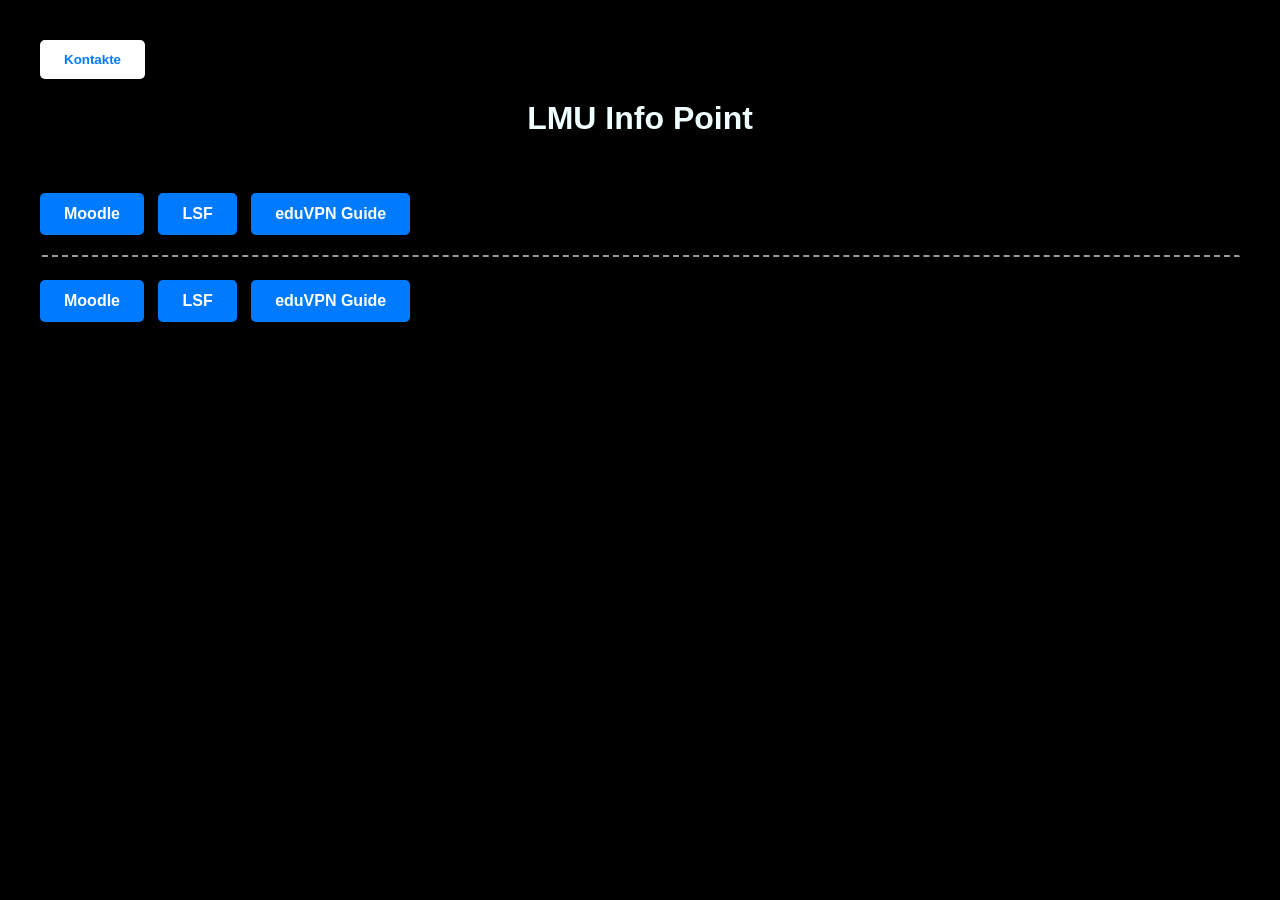
<file: LMU Website/index.html>
<!DOCTYPE html>
<html lang="de">
<head>
    <meta charset="UTF-8">
    <meta name="viewport" content="width=device-width, initial-scale=1.0">
    <title>LMU Info point</title>
    
    <!-- Hier kommt der CSS-Teil rein (im style-Tag) -->
    <style>
        body {
            
            font-family: Arial, sans-serif;
            margin: 40px;
            background-color: #000000;
        }

        h1 {
            color: azure;
        }

        /* Das einheitliche Design für alle Buttons */
        .mein-button {
            display: inline-block;
            padding: 12px 24px;
            background-color: #007bff; /* Blau */
            color: white;
            text-decoration: none; /* Entfernt den Unterstrich des Links */
            border-radius: 5px;
            font-weight: bold;
            margin-right: 10px; /* Abstand nach rechts zum nächsten Button */
            transition: background-color 0.2s; /* Macht den Farbwechsel flüssig */
        }

        /* Farbe ändert sich, wenn man mit der Maus drüberfährt */
        .mein-button:hover {
            background-color: #0056b3; /* Dunkelblau */
        }

         /* Der Button, der die Box öffnet */
        .trigger-button {
            display: inline-block;
            padding: 12px 24px;
            background-color: #ffffff;
            color: #007bff;
            text-decoration: none;
            border: none;
            border-radius: 5px;
            font-weight: bold;
            cursor: pointer;
            box-shadow: 0 4px 15px rgba(0,0,0,0.2);
            transition: transform 0.2s;
        }

        .trigger-button:hover {
            transform: scale(1.05); /* Wird beim Drüberfahren minimal größer */
        }

         /* Der Button zum Auslösen */
        .trigger-button {
            display: inline-block;
            padding: 12px 24px;
            background-color: #ffffff;
            color: #007bff;
            border: none;
            border-radius: 5px;
            font-weight: bold;
            cursor: pointer;
            box-shadow: 0 4px 15px rgba(0,0,0,0.2);
            transition: transform 0.2s;
        }

        .trigger-button:hover {
            transform: scale(1.05);
        }

        /* DIE GLAS-BOX (Startet oben außerhalb des Bildschirms) */
        .info-box {
            position: fixed;
            top: -400px;         /* Startet OBEN AUẞERHALB des Bildschirms */
            left: 20px;          /* Ausrichtung an der LINKEN Seite */
            
            width: 240px;
            padding: 20px;
            border-radius: 12px;
            
            /* Glas-Effekt */
            background: rgba(255, 255, 255, 0.2); 
            backdrop-filter: blur(15px);
            -webkit-backdrop-filter: blur(15px);
            border: 1px solid rgba(255, 255, 255, 0.3);
            box-shadow: 0 8px 32px 0 rgba(0, 0, 0, 0.3);
            color: white;
            
            /* Animiert die top-Eigenschaft für das Herunterfahren */
            transition: top 0.5s ease-out; 
        }

        /* Diese Klasse wird per JavaScript aktiviert */
        .info-box.aktiv {
            top: 20px;          /* Fährt auf 20 Pixel Abstand von OBEN herunter */
        }

        /* Schließen-Kreuz */
        .schliessen-btn {
            position: absolute;
            top: 10px;
            right: 15px;
            cursor: pointer;
            font-weight: bold;
            font-size: 18px;
        }
     
        hr {
    border: none;               /* Löscht den alten Standard-Rahmen */
    height: 3px;                /* Die Dicke der Linie */
    border-top: 2px dashed #999; /* Die Farbe der Linie (hier passend zu den Buttons) */
    width: 100%;               /* Die Breite (z. B. 50% der Seite oder 300px) */
    margin-top: 20px;           /* Abstand nach oben */
    margin-bottom: 20px;        /* Abstand nach unten */
    border-radius: 2px;         /* Macht sogar die Enden der Linie leicht rund */
}

    </style>
</head>
<body>

     <!-- 1. DER BUTTON -->
    <button class="trigger-button" id="meinButton">Kontakte</button>

    <!-- 2. DIE GLAS-BOX -->
    <div class="info-box" id="meineBox">
        <span class="schliessen-btn" id="schliessenBtn">&times;</span>
        <h3>Kontakte</h3>
      <p><strong>PANI Mail (ab 2022): </strong>informatik.pani.pa@verwaltung.uni-muenchen.de</p>
        <p><strong>PANI Mail (bis 2021): </strong>pruefungsamt@ifi.lmu.de</p>
        <p><strong>Studiengangskoordination (Dr. Christiane Marxhausen - mega lieb): </strong>studiengangskoordination@ifi.lmu.de</p>
        <p><strong>Rückfrage Module: </strong>belegung@ifi.lmu.de</p>
        <p><strong>Stand:</strong> Oktober 2026</p>
        
    </div>

    <!-- 3. DAS JAVASCRIPT (Steuert das Klicken) -->
    <script>
        // Wir holen uns den Button und die Box aus dem HTML
        const button = document.getElementById('meinButton');
        const box = document.getElementById('meineBox');
        const schliessen = document.getElementById('schliessenBtn');

        // Wenn man auf den Haupt-Button klickt...
        button.addEventListener('click', function() {
            // ...füge der Box die Klasse "aktiv" hinzu (oder nimm sie weg)
            box.classList.toggle('aktiv');
        });

        // Wenn man auf das kleine "X" in der Box klickt...
        schliessen.addEventListener('click', function() {
            // ...schließe die Box wieder
            box.classList.remove('aktiv');
        });
    </script>

    <!-- Hier kommen die Überschriften, Paragraphen und Buttons rein -->
    <center><h1>LMU Info Point</h1></center>
    <center><p>Klicke auf einen der Buttons, um die gewünschte Website in einem neuen Tab zu öffnen:</p></center>

    <!-- Drei verschiedene Buttons mit demselben CSS-Design -->
    <a href="https://moodle.lmu.de/" target="_blank" class="mein-button">Moodle</a>
    <a href="http://www.lsf.lmu.de/" target="_blank" class="mein-button">LSF</a>
    <a href="https://www.lmu.de/de/die-lmu/struktur/zentrale-universitaetsverwaltung/it-services-division/it-servicedesk/zentrale-it-angebote/vpn-zugang-zum-muenchner-wissenschaftsnetz/" target="_blank" class="mein-button">eduVPN Guide</a>

      <div class="info-box">
        <h3>Kontakte</h3>
        <p><strong>PANI Mail (ab 2022): </strong>informatik.pani.pa@verwaltung.uni-muenchen.de</p>
        <p><strong>PANI Mail (bis 2021): </strong>pruefungsamt@ifi.lmu.de</p>
        <p><strong>Studiengangskoordination (Dr. Christiane Marxhausen - mega lieb): </strong>studiengangskoordination@ifi.lmu.de</p>
        <p><strong>Rückfrage Module: </strong>belegung@ifi.lmu.de</p>
        <p><strong>Stand:</strong> Oktober 2026</p>
        
    </div>

   

    <hr>
    <a href="https://google.com" target="_blank" class="mein-button">Moodle</a>
    <a href="https://youtube.com" target="_blank" class="mein-button">LSF</a>
    <a href="https://wikipedia.org" target="_blank" class="mein-button">eduVPN Guide</a>
</body>
</html>
</file>
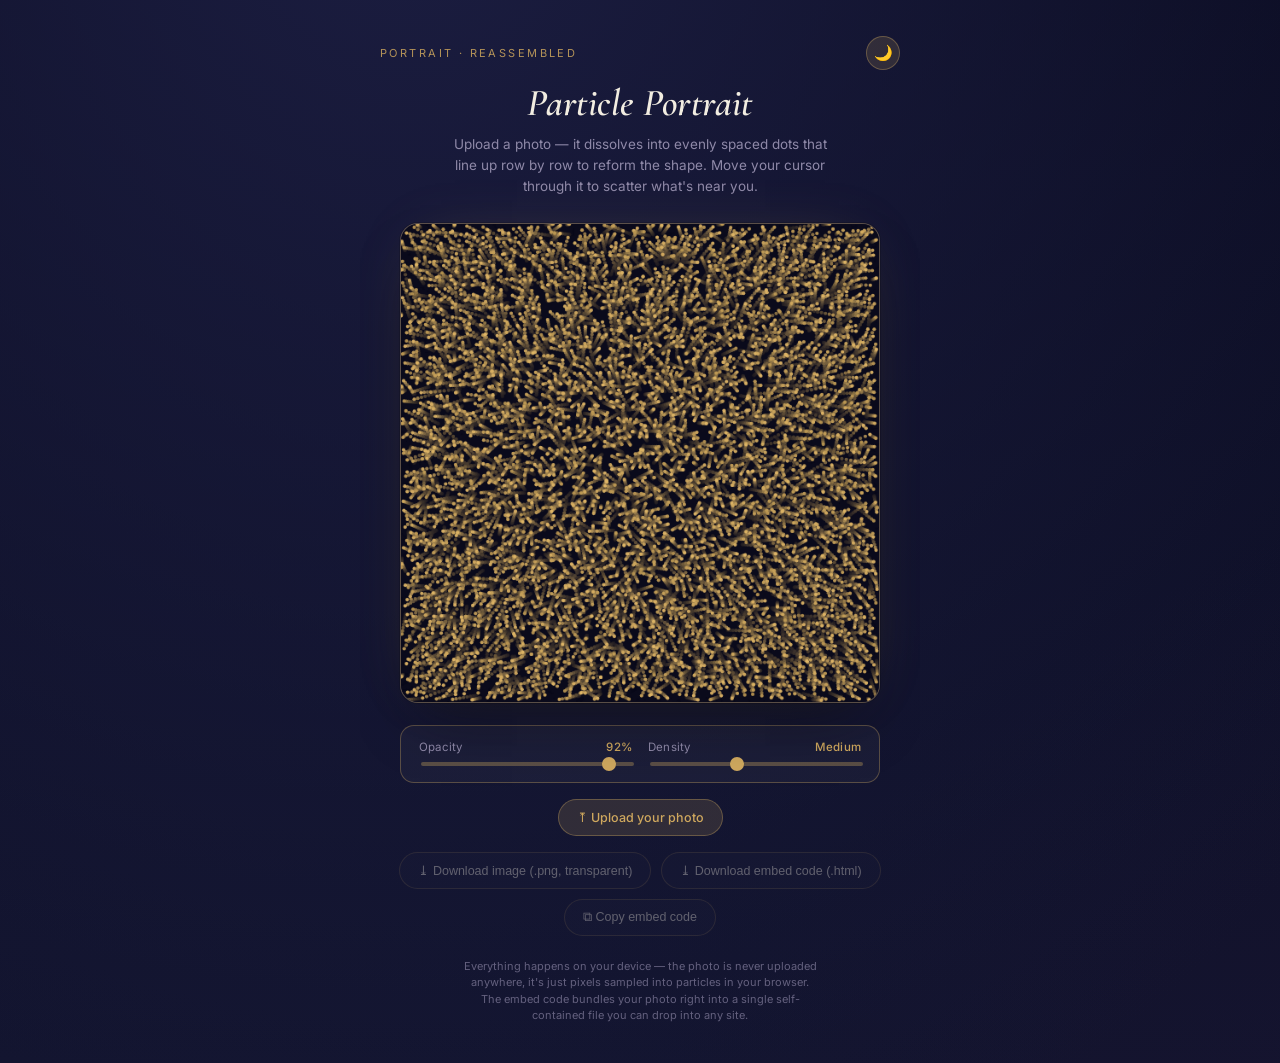
<file: Particle Portrait/index.html>
<!DOCTYPE html>
<html lang="en">
<head>
<meta charset="UTF-8">
<title>Particle Portrait</title>
<link rel="preconnect" href="https://fonts.googleapis.com">
<link href="https://fonts.googleapis.com/css2?family=Cormorant+Garamond:ital,wght@0,500;0,600;1,500&family=Inter:wght@400;500;600&display=swap" rel="stylesheet">
<style>
  :root{
    --bg-deep:#08091c;
    --bg-mid:#12142e;
    --panel:rgba(255,255,255,0.035);
    --hairline:rgba(207,168,94,0.35);
    --gold:#cfa85e;
    --gold-soft:rgba(207,168,94,0.16);
    --text:#f2ede1;
    --muted:#8f89a8;
    --grad-a:#1c1e42;
    --grad-b:#1a1330;
  }
  html[data-theme="light"]{
    --bg-deep:#f7f3ea;
    --bg-mid:#ece4d2;
    --panel:rgba(0,0,0,0.03);
    --hairline:rgba(154,116,42,0.35);
    --gold:#9a6f24;
    --gold-soft:rgba(154,116,42,0.14);
    --text:#211f30;
    --muted:#736c88;
    --grad-a:#f0e6d2;
    --grad-b:#eee0e8;
  }
  *{box-sizing:border-box;}
  html,body{
    margin:0; padding:0; min-height:100%;
    color:var(--text);
    font-family:'Inter', sans-serif;
    display:flex; justify-content:center;
    position:relative;
    overflow-x:hidden;
    transition: color .3s ease;
  }
  body{
    background:
      radial-gradient(ellipse at 20% -10%, var(--grad-a) 0%, transparent 55%),
      radial-gradient(ellipse at 90% 110%, var(--grad-b) 0%, transparent 55%),
      linear-gradient(180deg, var(--bg-deep), var(--bg-mid));
    background-size: 160% 160%, 160% 160%, 100% 100%;
    animation: driftBg 55s ease-in-out infinite alternate;
    transition: background-color .3s ease;
  }
  @keyframes driftBg{
    0%   { background-position: 0% 0%, 100% 100%, 0% 0%; }
    50%  { background-position: 30% 20%, 70% 80%, 0% 0%; }
    100% { background-position: 55% 10%, 45% 95%, 0% 0%; }
  }
  .app{
    width:100%; max-width:560px;
    padding:36px 20px 28px;
    display:flex; flex-direction:column; align-items:center;
  }
  .topbar{
    width:100%; display:flex; align-items:center; justify-content:space-between;
    margin-bottom:10px;
  }
  .eyebrow{
    font-size:11px; letter-spacing:0.22em; text-transform:uppercase;
    color:var(--gold); opacity:0.85;
  }
  .theme-toggle{
    width:34px; height:34px; border-radius:50%;
    border:1px solid var(--hairline);
    background:var(--gold-soft); color:var(--gold);
    display:flex; align-items:center; justify-content:center;
    font-size:15px; cursor:pointer;
    transition:background .2s ease, transform .15s ease;
  }
  .theme-toggle:hover{ background:rgba(207,168,94,0.26); transform:translateY(-1px); }
  h1{
    font-family:'Cormorant Garamond', serif;
    font-weight:600; font-style:italic;
    font-size:clamp(28px,6vw,38px);
    margin:0 0 8px;
    text-align:center;
    letter-spacing:0.01em;
  }
  .sub{
    color:var(--muted); font-size:13.5px; text-align:center;
    max-width:380px; line-height:1.55; margin:0 0 26px;
  }
  .stage{
    position:relative;
    width:100%; max-width:480px; aspect-ratio:1/1;
    border-radius:18px;
    border:1px solid var(--hairline);
    background:var(--panel);
    box-shadow:0 0 0 1px rgba(0,0,0,0.15), 0 30px 60px -20px rgba(0,0,0,0.45), 0 0 60px -25px rgba(207,168,94,0.25);
    overflow:hidden;
  }
  canvas{
    display:block; width:100%; height:100%;
    cursor:crosshair; touch-action:none;
  }
  .hint{
    position:absolute; bottom:12px; left:0; right:0;
    text-align:center; font-size:11px; color:var(--muted);
    letter-spacing:0.04em; pointer-events:none;
    opacity:0.8;
  }
  .controls{
    width:100%; margin-top:22px;
    display:flex; flex-direction:column; gap:16px; align-items:center;
  }
  .sliders-panel{
    width:100%; max-width:480px;
    display:grid; grid-template-columns:1fr 1fr; gap:16px;
    background:var(--panel);
    padding:14px 18px;
    border-radius:14px;
    border:1px solid var(--hairline);
  }
  .slider-group{
    display:flex; flex-direction:column; gap:6px;
  }
  .slider-label{
    display:flex; justify-content:space-between;
    font-size:11.5px; color:var(--muted);
    letter-spacing:0.02em;
  }
  .slider-label span:last-child{
    color:var(--gold); font-weight:500;
  }
  input[type="range"]{
    -webkit-appearance:none;
    width:100%; height:4px;
    border-radius:2px;
    background:var(--hairline);
    outline:none;
  }
  input[type="range"]::-webkit-slider-thumb{
    -webkit-appearance:none;
    width:14px; height:14px; border-radius:50%;
    background:var(--gold);
    cursor:pointer;
    transition:transform .15s ease;
  }
  input[type="range"]::-webkit-slider-thumb:hover{
    transform:scale(1.2);
  }
  .row{ display:flex; flex-wrap:wrap; justify-content:center; gap:10px; }
  .btn{
    display:inline-flex; align-items:center; gap:8px;
    padding:10px 18px;
    border:1px solid var(--hairline);
    border-radius:999px;
    background:var(--gold-soft);
    color:var(--gold);
    font-size:12.5px; font-weight:500;
    cursor:pointer;
    transition:background .2s ease, transform .15s ease, opacity .2s ease;
  }
  .btn:hover{ background:rgba(207,168,94,0.26); transform:translateY(-1px); }
  .btn.ghost{
    background:var(--panel);
    color:var(--text);
    border-color:var(--hairline);
  }
  .btn.ghost:hover{ background:rgba(154,116,42,0.1); }
  .btn[disabled]{
    opacity:0.35; cursor:not-allowed; pointer-events:none;
  }
  .foot{
    margin-top:22px; font-size:11px; color:var(--muted); opacity:0.65;
    text-align:center; max-width:360px; line-height:1.5;
  }
</style>
</head>
<body>
<div class="app">
  <div class="topbar">
    <span class="eyebrow">Portrait · Reassembled</span>
    <button class="theme-toggle" id="themeToggle" aria-label="Toggle light/dark mode">🌙</button>
  </div>
  <h1>Particle Portrait</h1>
  <p class="sub">Upload a photo — it dissolves into evenly spaced dots that line up row by row to reform the shape. Move your cursor through it to scatter what's near you.</p>

  <div class="stage">
    <canvas id="canvas"></canvas>
  </div>

  <div class="controls">
    <div class="sliders-panel">
      <div class="slider-group">
        <div class="slider-label">
          <span>Opacity</span>
          <span id="opacityVal">92%</span>
        </div>
        <input type="range" id="opacitySlider" min="0.1" max="1.0" step="0.01" value="0.92">
      </div>
      <div class="slider-group">
        <div class="slider-label">
          <span>Density</span>
          <span id="densityVal">Medium</span>
        </div>
        <!-- Reversed logic visually: min spacing = maximum particle density -->
        <input type="range" id="densitySlider" min="5" max="15" step="1" value="9">
      </div>
    </div>

    <div class="row">
      <label class="btn">
        ⤒ Upload your photo
        <input type="file" id="fileInput" accept="image/*" hidden>
      </label>
    </div>
    <div class="row">
      <button class="btn ghost" id="downloadPng" disabled>⤓ Download image (.png, transparent)</button>
      <button class="btn ghost" id="downloadHtml" disabled>⤓ Download embed code (.html)</button>
      <button class="btn ghost" id="copyHtml" disabled>⧉ Copy embed code</button>
    </div>
  </div>

  <p class="foot">Everything happens on your device — the photo is never uploaded anywhere, it's just pixels sampled into particles in your browser. The embed code bundles your photo right into a single self-contained file you can drop into any site.</p>
</div>

<script>
const SIZE = 560;
let gridStep = 9;         // dynamic spacing between particles
const CIRCLE_R = 2.1;     // uniform radius for every particle
let circleAlpha = 0.92;   // dynamic opacity
const SPRING = 0.045;
const FRICTION = 0.86;
const REPEL_R = 46;
const REPEL_STRENGTH = 2.6;

let theme = 'dark';
let activeImage = null; // keeps reference to uploaded image for density re-sampling

const canvas = document.getElementById('canvas');
const dpr = Math.min(window.devicePixelRatio || 1, 2);
canvas.width = SIZE * dpr;
canvas.height = SIZE * dpr;
const ctx = canvas.getContext('2d');
ctx.scale(dpr, dpr);

function clamp(v){ return Math.max(0, Math.min(255, v)); }
function goldColor(){
  const base = theme === 'light' ? { r: 150, g: 108, b: 34 } : { r: 207, g: 168, b: 94 };
  const v = 44 * (Math.random() - 0.5);
  return { r: clamp(base.r + v), g: clamp(base.g + v * 0.85), b: clamp(base.b + v * 0.55) };
}
function bgFillColor(){
  return theme === 'light' ? 'rgba(247,243,234,0.26)' : 'rgba(9,10,26,0.24)';
}

function drawImageCover(c, img, w, h){
  const ir = img.width / img.height, cr = w / h;
  let sx, sy, sw, sh;
  if (ir > cr){ sh = img.height; sw = sh * cr; sx = (img.width - sw) / 2; sy = 0; }
  else { sw = img.width; sh = sw / cr; sx = 0; sy = (img.height - sh) / 2; }
  c.drawImage(img, sx, sy, sw, sh, 0, 0, w, h);
}

function gridSample(offCtx, w, h, step, colorOverride, lumThreshold = 232){
  const data = offCtx.getImageData(0, 0, w, h).data;
  const points = [];
  for (let y = 0; y < h; y += step){
    for (let x = 0; x < w; x += step){
      const idx = (y * w + x) * 4;
      if (data[idx + 3] < 100) continue;
      const r = data[idx], g = data[idx + 1], b = data[idx + 2];
      const lum = 0.299 * r + 0.587 * g + 0.114 * b;
      //if (lum > lumThreshold) continue;
      const col = colorOverride ? colorOverride() : { r, g, b };
      points.push({ x, y, r: col.r, g: col.g, b: col.b });
    }
  }
  return points;
}

function renderDefaultSilhouette(){
  const off = document.createElement('canvas');
  off.width = SIZE; off.height = SIZE;
  const c = off.getContext('2d');
  c.fillStyle = '#ffffff'; c.fillRect(0, 0, SIZE, SIZE);
  c.fillStyle = '#000000';
  c.beginPath(); c.arc(SIZE / 2, SIZE * 0.36, SIZE * 0.15, 0, Math.PI * 2); c.fill();
  c.beginPath();
  c.moveTo(SIZE * 0.27, SIZE * 0.96);
  c.quadraticCurveTo(SIZE * 0.5, SIZE * 0.53, SIZE * 0.73, SIZE * 0.96);
  c.closePath(); c.fill();
  return c;
}

let particles = [];

function initParticles(points){
  particles = points.map(p => ({
    x: Math.random() * SIZE, y: Math.random() * SIZE,
    tx: p.x, ty: p.y, r: p.r, g: p.g, b: p.b,
    vx: 0, vy: 0
  }));
}

function updateParticleGrid(){
  const off = document.createElement('canvas');
  off.width = SIZE; off.height = SIZE;
  const c = off.getContext('2d');
  c.fillStyle = '#ffffff'; c.fillRect(0, 0, SIZE, SIZE);

  if (activeImage) {
    drawImageCover(c, activeImage, SIZE, SIZE);
    initParticles(gridSample(c, SIZE, SIZE, gridStep, null));
  } else {
    initParticles(gridSample(renderDefaultSilhouette(), SIZE, SIZE, gridStep, goldColor));
  }
}

updateParticleGrid();

const mouse = { x: -9999, y: -9999, active: false };
function getPos(e){
  const rect = canvas.getBoundingClientRect();
  const cx = e.touches ? e.touches[0].clientX : e.clientX;
  const cy = e.touches ? e.touches[0].clientY : e.clientY;
  return { x: (cx - rect.left) / rect.width * SIZE, y: (cy - rect.top) / rect.height * SIZE };
}
canvas.addEventListener('mousemove', e => { const p = getPos(e); mouse.x = p.x; mouse.y = p.y; mouse.active = true; });
canvas.addEventListener('mouseleave', () => mouse.active = false);
canvas.addEventListener('touchmove', e => { e.preventDefault(); const p = getPos(e); mouse.x = p.x; mouse.y = p.y; mouse.active = true; }, { passive: false });
canvas.addEventListener('touchend', () => mouse.active = false);

function tick(){
  ctx.fillStyle = bgFillColor();
  ctx.fillRect(0, 0, SIZE, SIZE);

  for (const pt of particles){
    if (mouse.active){
      const dx = pt.x - mouse.x, dy = pt.y - mouse.y;
      const distSq = dx * dx + dy * dy;
      if (distSq < REPEL_R * REPEL_R){
        const dist = Math.sqrt(distSq) || 0.1;
        const force = (REPEL_R - dist) / REPEL_R;
        pt.vx += (dx / dist) * force * REPEL_STRENGTH;
        pt.vy += (dy / dist) * force * REPEL_STRENGTH;
      }
    }
    pt.vx += (pt.tx - pt.x) * SPRING;
    pt.vy += (pt.ty - pt.y) * SPRING;
    pt.vx *= FRICTION; pt.vy *= FRICTION;
    pt.x += pt.vx; pt.y += pt.vy;

    ctx.fillStyle = `rgba(${pt.r | 0},${pt.g | 0},${pt.b | 0},${circleAlpha})`;
    ctx.beginPath(); ctx.arc(pt.x, pt.y, CIRCLE_R, 0, Math.PI * 2); ctx.fill();
  }
  requestAnimationFrame(tick);
}
tick();

// --- Sliders Setup ---
const opacitySlider = document.getElementById('opacitySlider');
const opacityVal = document.getElementById('opacityVal');
opacitySlider.addEventListener('input', (e) => {
  circleAlpha = parseFloat(e.target.value);
  opacityVal.textContent = Math.round(circleAlpha * 100) + '%';
});

const densitySlider = document.getElementById('densitySlider');
const densityVal = document.getElementById('densityVal');
densitySlider.addEventListener('input', (e) => {
  gridStep = parseInt(e.target.value, 10);
  if (gridStep <= 6) densityVal.textContent = 'High';
  else if (gridStep <= 10) densityVal.textContent = 'Medium';
  else densityVal.textContent = 'Low';
  updateParticleGrid();
});

// --- Theme toggle ---
const themeToggle = document.getElementById('themeToggle');
themeToggle.addEventListener('click', () => {
  theme = theme === 'dark' ? 'light' : 'dark';
  document.documentElement.setAttribute('data-theme', theme);
  themeToggle.textContent = theme === 'dark' ? '🌙' : '☀️';
  if (!uploadedDataUrl){
    updateParticleGrid();
  }
});

const hint = document.getElementById('hint');
const downloadPngBtn = document.getElementById('downloadPng');
const downloadHtmlBtn = document.getElementById('downloadHtml');
const copyHtmlBtn = document.getElementById('copyHtml');
let uploadedDataUrl = null;

document.getElementById('fileInput').addEventListener('change', (e) => {
  const file = e.target.files[0];
  if (!file) return;
  const reader = new FileReader();
  reader.onload = (ev) => {
    uploadedDataUrl = ev.target.result;
    const img = new Image();
    img.onload = () => {
      activeImage = img;
      updateParticleGrid();
      hint.style.display = 'none';
      downloadPngBtn.disabled = false;
      downloadHtmlBtn.disabled = false;
      copyHtmlBtn.disabled = false;
    };
    img.src = uploadedDataUrl;
  };
  reader.readAsDataURL(file);
});

// --- Download a transparent PNG ---
downloadPngBtn.addEventListener('click', () => {
  const temp = document.createElement('canvas');
  temp.width = canvas.width; temp.height = canvas.height;
  const tctx = temp.getContext('2d');
  tctx.scale(dpr, dpr);
  for (const pt of particles){
    tctx.fillStyle = `rgba(${pt.r | 0},${pt.g | 0},${pt.b | 0},${circleAlpha})`;
    tctx.beginPath(); tctx.arc(pt.x, pt.y, CIRCLE_R, 0, Math.PI * 2); tctx.fill();
  }
  const link = document.createElement('a');
  link.download = 'particle-portrait.png';
  link.href = temp.toDataURL('image/png');
  link.click();
});

// --- Build standalone HTML ---
function buildEmbedHtml(){
  const isLight = theme === 'light';
  const bgDeep = isLight ? '#f7f3ea' : '#08091c';
  const bgMid = isLight ? '#ece4d2' : '#12142e';
  const gradA = isLight ? '#f0e6d2' : '#1c1e42';
  const gradB = isLight ? '#eee0e8' : '#1a1330';
  const bgFill = isLight ? 'rgba(247,243,234,0.26)' : 'rgba(9,10,26,0.24)';

  const lines = [];
  lines.push('<!DOCTYPE html>');
  lines.push('<html lang="en"><head><meta charset="UTF-8"><title>Particle Portrait</title>');
  lines.push('<style>');
  lines.push('  .particle-portrait-stage{position:relative;width:100%;max-width:480px;aspect-ratio:1/1;');
  lines.push('    border-radius:18px;overflow:hidden;margin:0 auto;');
  lines.push('    background-size:160% 160%;animation:ppDrift 55s ease-in-out infinite alternate;');
  lines.push('    background-image:radial-gradient(ellipse at 20% -10%,' + gradA + ' 0%,transparent 55%),');
  lines.push('      radial-gradient(ellipse at 90% 110%,' + gradB + ' 0%,transparent 55%),');
  lines.push('      linear-gradient(180deg,' + bgDeep + ',' + bgMid + ');}');
  lines.push('  @keyframes ppDrift{0%{background-position:0% 0%,100% 100%,0% 0%;}');
  lines.push('    50%{background-position:30% 20%,70% 80%,0% 0%;}');
  lines.push('    100%{background-position:55% 10%,45% 95%,0% 0%;}}');
  lines.push('  .particle-portrait-stage canvas{display:block;width:100%;height:100%;cursor:crosshair;touch-action:none;}');
  lines.push('</style></head><body>');
  lines.push('<div class="particle-portrait-stage"><canvas id="ppCanvas"></canvas></div>');
  lines.push('<script>');
  lines.push('(function(){');
  lines.push('  var SIZE=560, GRID_STEP=' + gridStep + ', CIRCLE_R=' + CIRCLE_R + ', CIRCLE_ALPHA=' + circleAlpha + ';');
  lines.push('  var SPRING=' + SPRING + ', FRICTION=' + FRICTION + ', REPEL_R=' + REPEL_R + ', REPEL_STRENGTH=' + REPEL_STRENGTH + ';');
  lines.push('  var BG_FILL="' + bgFill + '";');
  lines.push('  var PHOTO_DATA_URL="' + uploadedDataUrl + '";');
  lines.push('  var canvas=document.getElementById("ppCanvas");');
  lines.push('  var dpr=Math.min(window.devicePixelRatio||1,2);');
  lines.push('  canvas.width=SIZE*dpr; canvas.height=SIZE*dpr;');
  lines.push('  var ctx=canvas.getContext("2d"); ctx.scale(dpr,dpr);');
  lines.push('  function drawImageCover(c,img,w,h){');
  lines.push('    var ir=img.width/img.height, cr=w/h, sx,sy,sw,sh;');
  lines.push('    if(ir>cr){sh=img.height;sw=sh*cr;sx=(img.width-sw)/2;sy=0;}');
  lines.push('    else{sw=img.width;sh=sw/cr;sx=0;sy=(img.height-sh)/2;}');
  lines.push('    c.drawImage(img,sx,sy,sw,sh,0,0,w,h);');
  lines.push('  }');
  lines.push('  function gridSample(offCtx,w,h,step,lumThreshold){');
  lines.push('    lumThreshold=lumThreshold||232;');
  lines.push('    var data=offCtx.getImageData(0,0,w,h).data, points=[];');
  lines.push('    for(var y=0;y<h;y+=step){for(var x=0;x<w;x+=step){');
  lines.push('      var idx=(y*w+x)*4; if(data[idx+3]<100) continue;');
  lines.push('      var r=data[idx],g=data[idx+1],b=data[idx+2];');
  lines.push('      var lum=0.299*r+0.587*g+0.114*b; if(lum>lumThreshold) continue;');
  lines.push('      points.push({x:x,y:y,r:r,g:g,b:b});');
  lines.push('    }} return points;');
  lines.push('  }');
  lines.push('  var particles=[];');
  lines.push('  function initParticles(points){');
  lines.push('    particles=points.map(function(p){return {x:Math.random()*SIZE,y:Math.random()*SIZE,');
  lines.push('      tx:p.x,ty:p.y,r:p.r,g:p.g,b:p.b,vx:0,vy:0};});');
  lines.push('  }');
  lines.push('  var mouse={x:-9999,y:-9999,active:false};');
  lines.push('  function getPos(e){');
  lines.push('    var rect=canvas.getBoundingClientRect();');
  lines.push('    var cx=e.touches?e.touches[0].clientX:e.clientX;');
  lines.push('    var cy=e.touches?e.touches[0].clientY:e.clientY;');
  lines.push('    return {x:(cx-rect.left)/rect.width*SIZE, y:(cy-rect.top)/rect.height*SIZE};');
  lines.push('  }');
  lines.push('  canvas.addEventListener("mousemove",function(e){var p=getPos(e);mouse.x=p.x;mouse.y=p.y;mouse.active=true;});');
  lines.push('  canvas.addEventListener("mouseleave",function(){mouse.active=false;});');
  lines.push('  canvas.addEventListener("touchmove",function(e){e.preventDefault();var p=getPos(e);mouse.x=p.x;mouse.y=p.y;mouse.active=true;},{passive:false});');
  lines.push('  canvas.addEventListener("touchend",function(){mouse.active=false;});');
  lines.push('  function tick(){');
  lines.push('    ctx.fillStyle=BG_FILL; ctx.fillRect(0,0,SIZE,SIZE);');
  lines.push('    for(var i=0;i<particles.length;i++){');
  lines.push('      var pt=particles[i];');
  lines.push('      if(mouse.active){');
  lines.push('        var dx=pt.x-mouse.x, dy=pt.y-mouse.y, distSq=dx*dx+dy*dy;');
  lines.push('        if(distSq<REPEL_R*REPEL_R){');
  lines.push('          var dist=Math.sqrt(distSq)||0.1, force=(REPEL_R-dist)/REPEL_R;');
  lines.push('          pt.vx+=(dx/dist)*force*REPEL_STRENGTH; pt.vy+=(dy/dist)*force*REPEL_STRENGTH;');
  lines.push('        }');
  lines.push('      }');
  lines.push('      pt.vx+=(pt.tx-pt.x)*SPRING; pt.vy+=(pt.ty-pt.y)*SPRING;');
  lines.push('      pt.vx*=FRICTION; pt.vy*=FRICTION; pt.x+=pt.vx; pt.y+=pt.vy;');
  lines.push('      ctx.fillStyle="rgba("+(pt.r|0)+","+(pt.g|0)+","+(pt.b|0)+","+CIRCLE_ALPHA+")";');
  lines.push('      ctx.beginPath(); ctx.arc(pt.x,pt.y,CIRCLE_R,0,Math.PI*2); ctx.fill();');
  lines.push('    }');
  lines.push('    requestAnimationFrame(tick);');
  lines.push('  }');
  lines.push('  var img=new Image();');
  lines.push('  img.onload=function(){');
  lines.push('    var off=document.createElement("canvas"); off.width=SIZE; off.height=SIZE;');
  lines.push('    var c=off.getContext("2d"); c.fillStyle="#ffffff"; c.fillRect(0,0,SIZE,SIZE);');
  lines.push('    drawImageCover(c,img,SIZE,SIZE);');
  lines.push('    initParticles(gridSample(c,SIZE,SIZE,GRID_STEP));');
  lines.push('    tick();');
  lines.push('  };');
  lines.push('  img.src=PHOTO_DATA_URL;');
  lines.push('})();');
  lines.push('<\/script>');
  lines.push('</body></html>');
  return lines.join('\n');
}

downloadHtmlBtn.addEventListener('click', () => {
  const blob = new Blob([buildEmbedHtml()], { type: 'text/html' });
  const url = URL.createObjectURL(blob);
  const link = document.createElement('a');
  link.download = 'particle-portrait-embed.html';
  link.href = url;
  link.click();
  URL.revokeObjectURL(url);
});

copyHtmlBtn.addEventListener('click', async () => {
  try {
    await navigator.clipboard.writeText(buildEmbedHtml());
    const original = copyHtmlBtn.textContent;
    copyHtmlBtn.textContent = '✓ Copied';
    setTimeout(() => { copyHtmlBtn.textContent = original; }, 1600);
  } catch (err) {
    alert('Could not copy automatically — you can still use "Download embed code" instead.');
  }
});
</script>
</body>
</html>
</file>
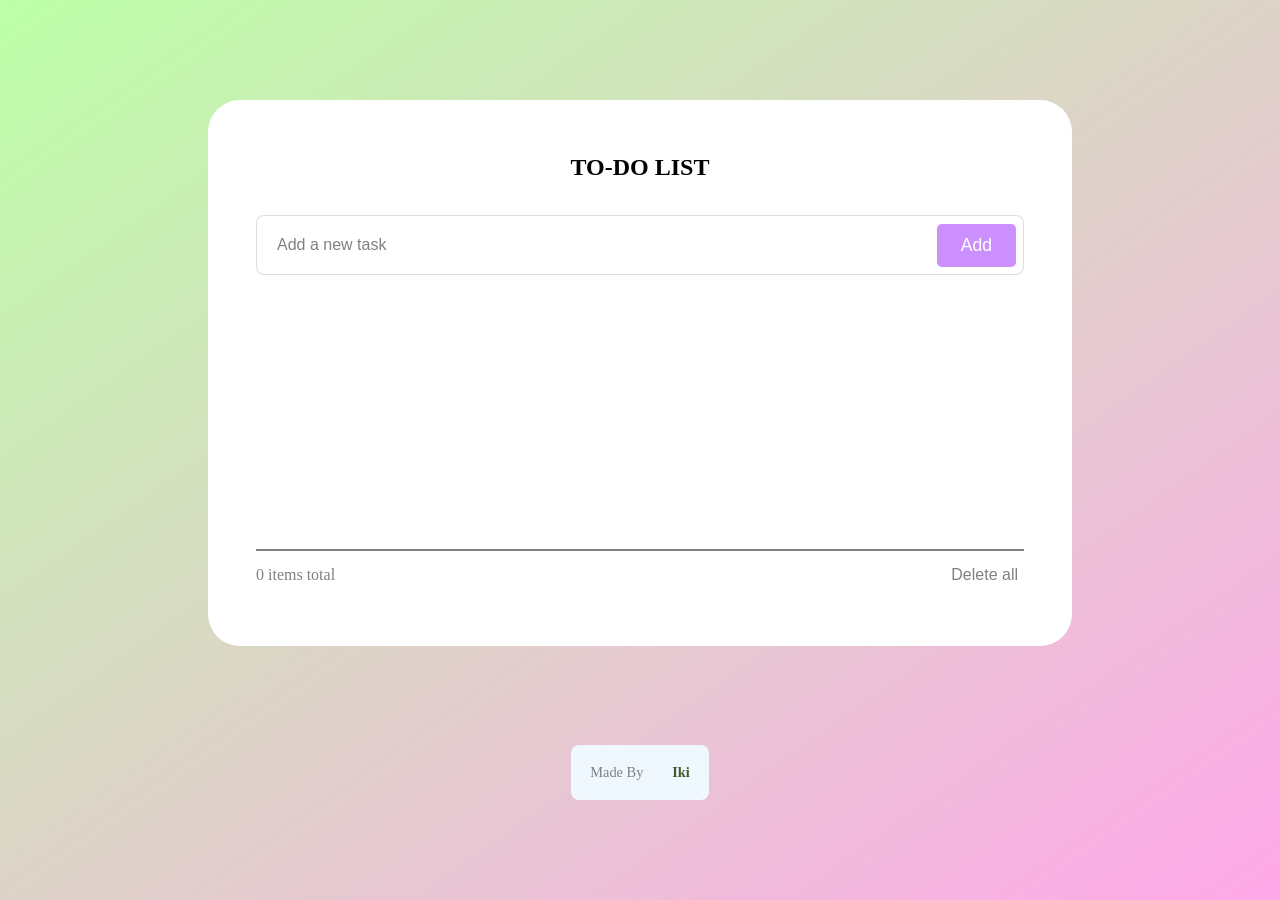
<file: To-do List/index.html>
<!DOCTYPE html>
<html lang="en">
<head>
    <meta charset="UTF-8">
    <meta name="viewport" content="width=device-width, initial-scale=1.0">
    <link rel="stylesheet" href="./style.css">
    <script src="./script.js" defer></script>
    <title>Todo</title>
    <link rel="icon" href="sakura Small.png" type="image/png">
</head>
<body>
    <section class="todo">
        <h2>To-do list</h2>
        <div class="input">
            <input 
            type="text" 
            class="input-field" 
            id="todoInput"
            placeholder="Add a new task"
            />
            <button class="btn">Add</button>
        </div>
        <ul class="scroll">
            <li id="todoList"></li>
        </ul>
        <div>
           <hr class="counter" /> 
           <div class="counter-container">
            <p><span id="todoCount">0</span> items total</p>
            <button id="deleteButton"> Delete all</button>
        </div>
        </div>
        

    </section>
    <footer>
<div class="footer">
    <p class="made-by"> Made By</p>
    <p class="author"> Iki</p>
</div>
    </footer>
</body>
</html>
</file>
<file: To-do List/style.css>
:root {
    --gradient: linear-gradient(to left top, rgb(255, 168, 233), rgb(188, 255, 167));

    --white: rgb(255, 255, 255);
}

body {
background: var(--gradient);
margin: 0;
height: 100vh;
display: flex;
justify-content: space-evenly;
align-items: center;
flex-direction: column


}
.btn {
    color: var(--white);
    font-size: 1.1rem;
    padding: 0.7rem 1.5rem;
    border-radius: 0.3rem;
    background-color: rgb(203, 144, 254);
    border: none;
    position: absolute;
    right: 0.5rem;
    bottom: 0.5rem;
}
h1, h2, h3, h4, h5, h6, p{
    margin: 0;

}
/* Todo Container */

.todo{
    display: flex;
    flex-direction: column;
    justify-content: space-around;
    border-radius: 2rem;
    background: var(--white);
    padding: 3rem;
    height: 50%;
    width: 60%;
    box-shadow: 0 1rem 3 rem 1rem rgba(0, 23, 71, 0.15);
    max-width: 30 rem;

}

h2{
    text-transform: uppercase;
    height: 3rem;
    text-align: center;

}

.input{
    position: relative;
    display: flex ;
}

.input-field {
    width: 100%;
    border: 0.06rem solid #d2d2d2bf;
    border-radius: 0.5rem;
    padding: 1.25rem;
    font-size: 1rem;

}

input[type="text"]::placeholder {
    color: grey;
}
.todo-container {
    display: flex;
    gap: 1rem;
}

ul {
    padding: 0;
    margin: 0;
    overflow-y: scroll;
}

li{
    display: flex;
    flex-direction: column;
    gap: 1.2rem;
    padding: 1.3rem;
}

#todoList p{
    display: flex;
    gap: 1rem;
    color: rgb(0, 0, 0);
    align-items: center;


}

#todoList .disabled{
    color: gray;

}

.disabled{
    display: flex;
    text-decoration: line-through;
}

input[type="checkbox"] {
    appearance: none;
    -webkit-appearance: none;
    -moz-appearance: none;
    cursor: pointer;
} 

input[type="checkbox"]::before {
    content: "\2713";
    display: inline-block;
    width: 2rem;
    height: 2rem;
    font-size: 1.7rem;
    text-align: center;
    border: 0.06rem solid rgb(82, 78, 78);
    border-radius: 50%;
    color: transparent;
}

input[type="checkbox"]:checked::before {
    color: rgb(255, 255, 255);
    background-color: rgb(126, 210, 0);
    border: 0.06rem solid rgb(110, 184, 0);
    border-radius: 50%;
}

.counter {
    border: 0.06rem solid grey;
}

.counter-container {
    height: 2rem;
    display: flex;
    justify-content: space-between;
    color: gray;
}

.counter-container p {
    align-self: center;
}

.counter-container button {
    border: none;
    background-color: transparent;
    color: gray;
    font-size: 1rem;
}

.footer {
    display: flex;
    gap: 1.8rem;
    background-color: aliceblue;
    padding: 1.2rem;
    border-radius: 0.5rem;
}

.made-by, .author {
    font-size: 0.9rem;
}

.made-by {
    color: grey;
}

.author {
    color: rgb(68, 87, 41);
    font-weight: bold;
}

.scroll {
    height: 15rem;
    scrollbar-width: thin;
}

.scroll::-webkit-scrollbar {
    width: 0.6rem;
}

.scroll::-webkit-scrollbar-thumb { 
    background-color: greenyellow;
    border-radius: 0.5rem;
}

.scroll::-webkit-scrollbar-track { 
    display: none;
}
</file>
